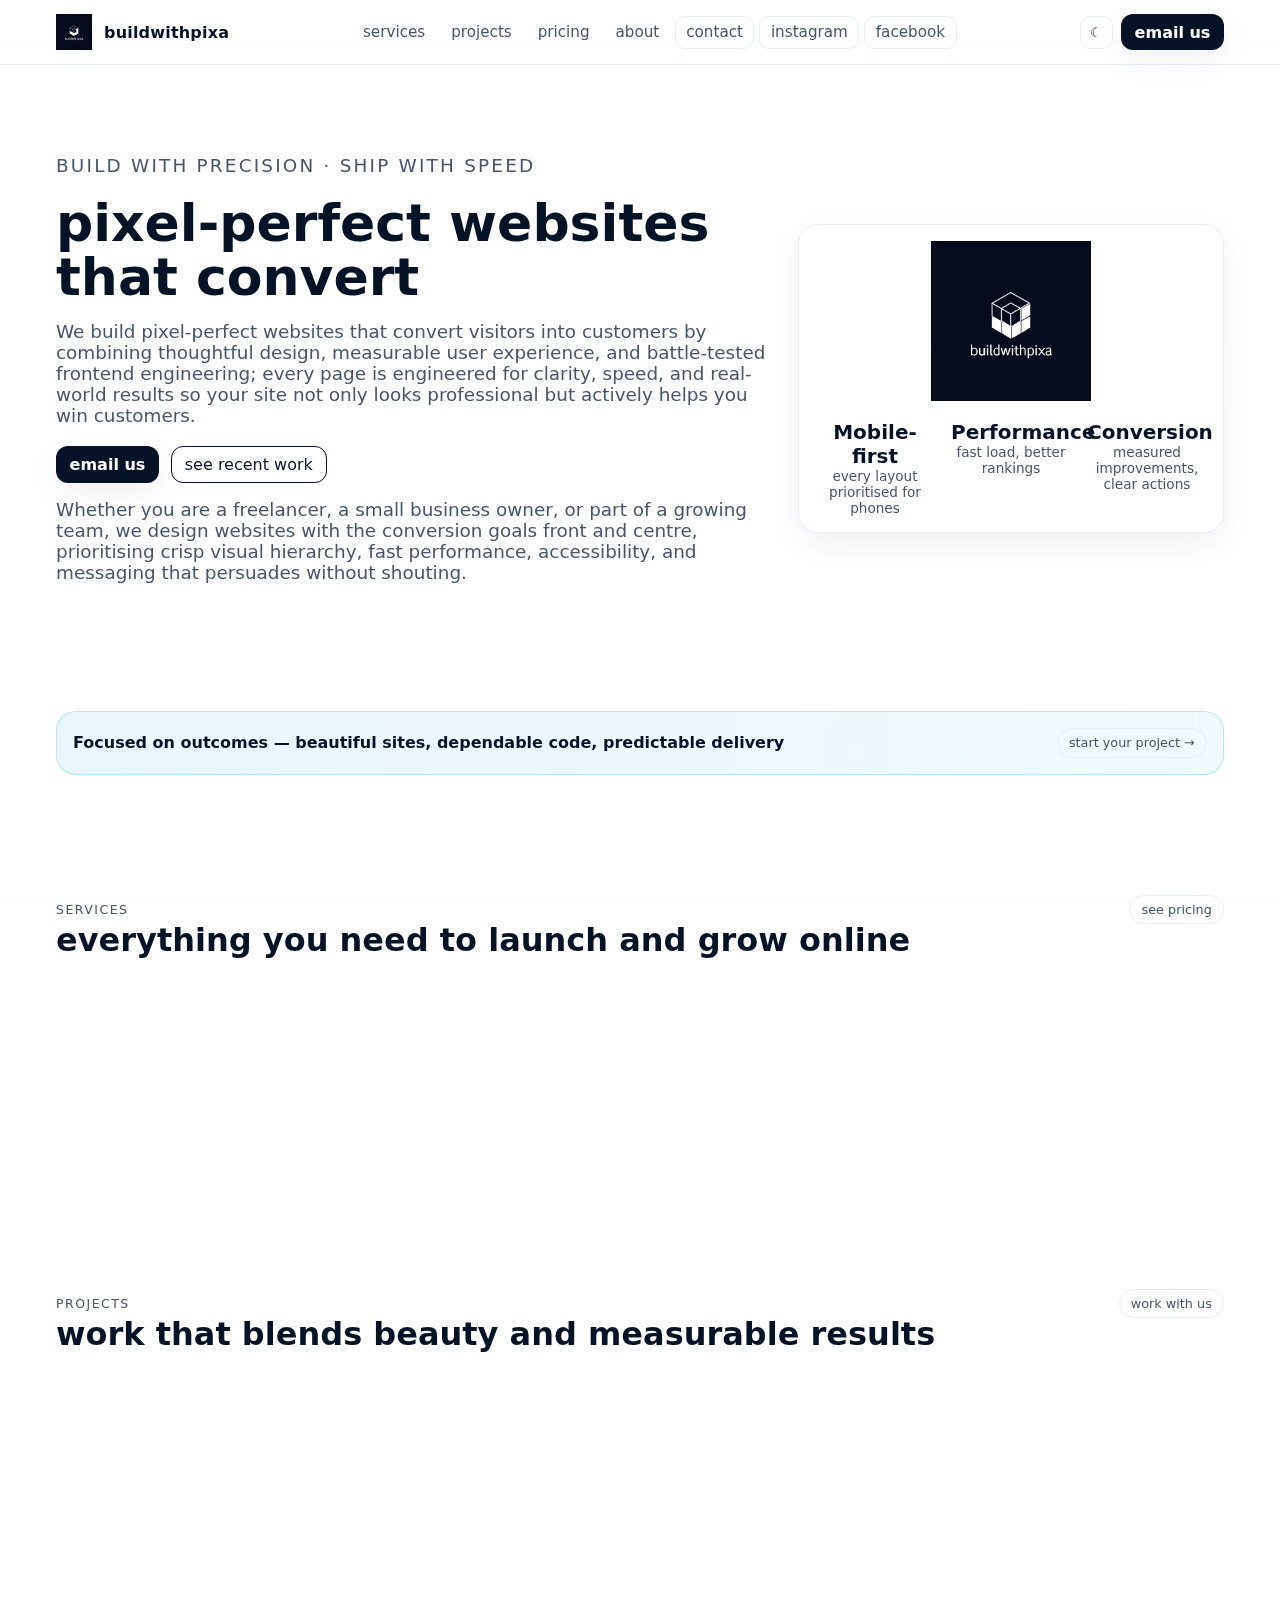
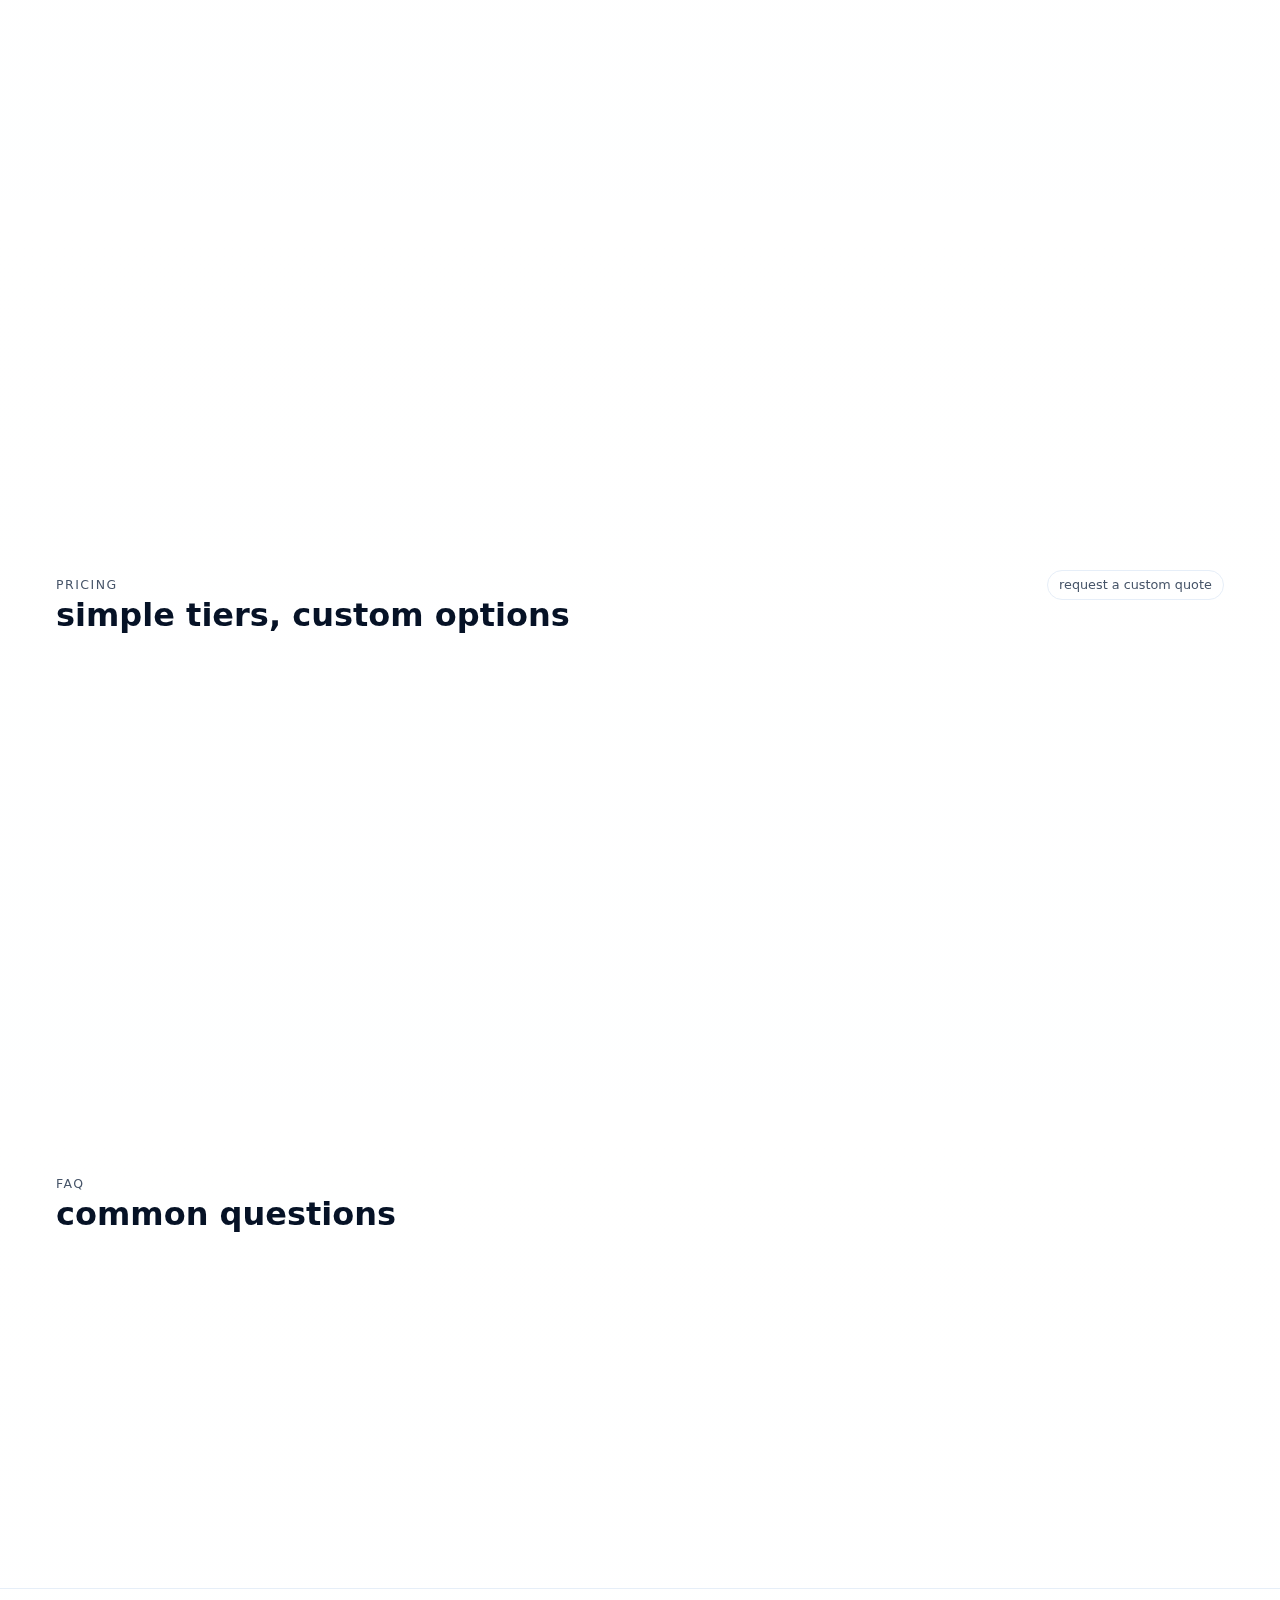
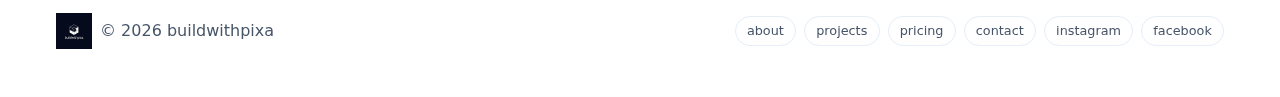
<file: index.html>
<!doctype html>
<html lang="en">
<head>
  <meta charset="utf-8" />
  <meta name="viewport" content="width=device-width, initial-scale=1" />
  <title>BuildWithPixa — pixel-perfect websites that convert</title>
  <meta name="description" content="BuildWithPixa designs and builds fast, modern, mobile-first websites that convert visitors into customers." />
  <meta name="theme-color" content="#ffffff" />
  <link rel="icon" type="image/png" href="/favicon.png">

  <!-- Open Graph -->
  <meta property="og:title" content="BuildWithPixa — pixel-perfect websites that convert" />
  <meta property="og:description" content="Fast, modern, mobile-first websites with elegant design and clean code." />
  <meta property="og:type" content="website" />
  <meta property="og:url" content="https://buildwithpixa.com/" />
  <meta property="og:image" content="/og-image.png" />

  <style>
    :root{
      /* Light theme (default) */
      --bg:#ffffff;
      --panel:#ffffff;
      --ink:#061226;        /* deep ink for dark-on-light */
      --muted:#475569;
      --line:#e6eef8;
      --accent:#0ea5e9;
      --accent-ink:#023047;
      --shadow: 0 10px 30px rgba(2, 12, 27, 0.06);
      --radius: 14px;
      --radius-lg: 20px;
      --maxw:1200px;
      --glass: rgba(255,255,255,0.6);
    }

    [data-theme="dark"]{
      --bg:#061322;
      --panel:#071022;
      --ink:#eef6ff;
      --muted:#9fb2c8;
      --line: rgba(255,255,255,0.06);
      --accent:#56ccf2;
      --accent-ink:#022b3a;
      --shadow: 0 10px 30px rgba(0,0,0,0.45);
      --glass: rgba(8,12,18,0.5);
    }

    html,body{height:100%}
    *{box-sizing:border-box}
    body{
      margin:0;
      font-family: Inter, ui-sans-serif, system-ui, -apple-system, "Segoe UI", Roboto, "Helvetica Neue", Arial, "Noto Sans", sans-serif;
      color:var(--ink);
      background: linear-gradient(180deg, var(--bg), color-mix(in srgb, var(--bg) 90%, #f7fbff 10%));
      -webkit-font-smoothing:antialiased;
      text-rendering:optimizeLegibility;
      -webkit-tap-highlight-color: transparent;
    }

    a{ color:inherit; text-decoration:none }
    img{ max-width:100%; display:block; height:auto }

    .container{ width:100%; max-width:var(--maxw); margin-inline:auto; padding: 0 1rem }
    header{
      position:sticky; top:0; z-index:60; backdrop-filter:saturate(140%) blur(6px);
      background: linear-gradient(180deg, color-mix(in srgb, var(--panel) 82%, transparent), rgba(255,255,255,0));
      border-bottom:1px solid var(--line);
    }
    .nav{ display:flex; align-items:center; justify-content:space-between; gap:.75rem; height:64px }
    .brand{ display:flex; align-items:center; gap:.75rem }
    .brand .wordmark{ font-weight:700; letter-spacing:.2px; text-transform:lowercase; font-size:1rem; color:var(--ink) }

    .logo{ width:36px; height:36px; object-fit:contain }
    .spacer{ flex:1 }
    nav.primary a{ font-size:.95rem; color:var(--muted); padding:.4rem .65rem; border-radius:10px }
    nav.primary a:hover{ color:var(--ink); background: color-mix(in srgb, var(--panel) 94%, var(--accent) 6%) }
    .cta{ background:var(--ink); color:white; padding:.56rem .85rem; border-radius:12px; box-shadow: var(--shadow); font-weight:600 }
    .cta:hover{ transform:translateY(-1px); filter:brightness(.98) }

    .menu-btn{ display:none; border:1px solid var(--line); padding:.55rem .7rem; border-radius:12px; background:var(--panel) }
    .theme-toggle{ border:1px solid var(--line); background:var(--panel); padding:.5rem .6rem; border-radius:10px; display:inline-flex; align-items:center; gap:.5rem }

    .menu-panel{ position:fixed; inset:0 0 auto 0; top:64px; background:var(--panel); border-top:1px solid var(--line); transform:translateY(-8px); opacity:0; pointer-events:none; transition:.25s ease; }
    .menu-panel.open{ transform:none; opacity:1; pointer-events:auto }
    .menu-links{ display:grid; gap:.25rem; padding: .75rem 1rem 1rem }
    .menu-links a{ padding:.9rem 1rem; border-radius:12px; background:transparent; color:var(--muted) }
    .menu-links a:hover{ background: color-mix(in srgb, var(--accent) 8%, transparent); color:var(--ink) }

    /* Hero */
    .hero{ padding: clamp(2.75rem, 7vw, 6.5rem) 0 3rem }
    .hero-grid{ display:grid; gap:2rem; align-items:center }
    .hero h1{ font-size: clamp(2rem, 4.5vw, 3.25rem); line-height:1.05; margin:0 0 1rem 0 }
    .hero p{ font-size: clamp(1rem, 2vw, 1.15rem); color:var(--muted); margin:0 0 1.25rem 0; max-width:70ch }
    .hero-cta{ display:flex; gap:.75rem; flex-wrap:wrap }
    .btn-outline{ border:1.5px solid var(--ink); color:var(--ink); background:transparent; padding:.5rem .8rem; border-radius:12px }
    .btn-outline:hover{ background:var(--ink); color:#fff }

    .hero-card{ background:var(--panel); border:1px solid var(--line); border-radius: var(--radius-lg); padding:1rem; box-shadow: var(--shadow) }
    .stats{ display:grid; grid-template-columns: repeat(3, minmax(0, 1fr)); gap:.5rem; text-align:center }
    .stat h3{ margin:.15rem 0 0 0; font-size:1.25rem }
    .stat p{ margin:0; color:var(--muted); font-size:.85rem }

    /* Sections */
    section{ padding: clamp(2rem, 6vw, 3.75rem) 0 }
    .section-head{ display:flex; align-items:baseline; justify-content:space-between; gap:1rem; margin-bottom:1.25rem }
    .eyebrow{ letter-spacing:.12em; text-transform:uppercase; color:var(--muted); font-size:.78rem }
    h2{ font-size: clamp(1.4rem, 3vw, 2rem); margin:.25rem 0 0 0 }
    .grid{ display:grid; gap:1rem }

    /* Services */
    .service{ background:var(--panel); border:1px solid var(--line); padding:1rem; border-radius:var(--radius); box-shadow:var(--shadow); position:relative; overflow:hidden }
    .service .tag{ position:absolute; top:.75rem; right:.75rem; font-size:.72rem; padding:.25rem .45rem; border-radius:999px; background: color-mix(in srgb, var(--accent) 12%, transparent); color:var(--accent-ink); border:1px solid color-mix(in srgb, var(--accent) 18%, transparent) }
    .service h3{ margin:.25rem 0 .35rem 0; font-size:1.1rem }
    .service p{ margin:0; color:var(--muted); font-size:.95rem }

    /* Portfolio */
    .cards{ display:grid; grid-template-columns: repeat(auto-fit, minmax(240px, 1fr)); gap:1rem }
    .card{ background:var(--panel); border:1px solid var(--line); border-radius:var(--radius); overflow:hidden; box-shadow:var(--shadow); display:flex; flex-direction:column }
    .thumb{ aspect-ratio:16/10; background:linear-gradient(135deg, color-mix(in srgb, var(--panel) 96%, #eaf6ff), color-mix(in srgb, var(--panel) 92%, #f3faff)); display:flex; align-items:center; justify-content:center; color:var(--muted); font-weight:600 }
    .card .body{ padding: .85rem 1rem; }
    .card .title{ font-weight:600 }
    .card .meta{ color:var(--muted); font-size:.9rem }

    /* Testimonials */
    .testi{ background:var(--panel); border:1px solid var(--line); padding:1rem; border-radius:var(--radius); box-shadow:var(--shadow) }
    .quote{ font-size:1rem; color:var(--ink) }
    .who{ color:var(--muted); font-size:.9rem; margin-top:.25rem }

    /* CTA strip */
    .cta-strip{ background:linear-gradient(90deg, color-mix(in srgb, var(--accent) 9%, transparent), color-mix(in srgb, var(--accent) 6%, transparent)); border:1px solid color-mix(in srgb, var(--accent) 24%, transparent); border-radius:var(--radius-lg); padding:1rem; display:flex; flex-wrap:wrap; gap:.75rem; align-items:center; justify-content:space-between }

    /* Footer */
    footer{ border-top:1px solid var(--line); padding:1.5rem 0 3rem; color:var(--muted) }

    /* Utilities */
    .hide-sm{ display:none }
    .pill{ padding:.4rem .7rem; border:1px solid var(--line); border-radius:999px; color:var(--muted); font-size:.8rem; background:transparent }
    .reveal{ opacity:0; transform: translateY(8px); transition: .6s ease }
    .reveal.visible{ opacity:1; transform:none }

    /* Responsive */
    @media (min-width: 768px){
      .menu-btn{ display:none }
      .hide-sm{ display:initial }
      .hero-grid{ grid-template-columns: 1.25fr .75fr }
      .grid.cols-3{ grid-template-columns: repeat(3, minmax(0, 1fr)) }
      .grid.cols-2{ grid-template-columns: repeat(2, minmax(0, 1fr)) }
      .stats{ gap:1rem }
    }
    @media (max-width: 767px){
      .menu-btn{ display:inline-flex; align-items:center; justify-content:center }
      nav.primary{ display:none }
      .brand .wordmark{ display:none } /* save space on mobile */
    }

    /* Reduced motion */
    @media (prefers-reduced-motion: reduce){
      .reveal{ transition:none }
      .spin-slow{ animation:none }
    }
  </style>
</head>
<body>
  <header>
    <div class="container nav" role="navigation" aria-label="Primary">
      <a href="/" class="brand" aria-label="BuildWithPixa home">
        <img id="logo" class="logo" src="/logo-dark.png" alt="buildwithpixa logo">
        <span class="wordmark">buildwithpixa</span>
      </a>

      <nav class="primary hide-sm" aria-label="primary links">
        <a href="#services">services</a>
        <a href="#projects">projects</a>
        <a href="#pricing">pricing</a>
        <a href="#about">about</a>
        <a href="#contact" class="pill">contact</a>
        <a href="https://instagram.com/buildwithpixa" class="pill" target="_blank" rel="noopener">instagram</a>
        <a href="https://facebook.com/buildwithpixa" class="pill" target="_blank" rel="noopener">facebook</a>
      </nav>

      <div style="display:flex; gap:.5rem; align-items:center">
        <button class="theme-toggle" id="themeToggle" aria-label="Toggle dark mode" title="Toggle dark mode">☾</button>
        <a class="cta" href="mailto:buildwithpixa@gmail.com">email us</a>
        <button class="menu-btn" id="menuBtn" aria-controls="mobileMenu" aria-expanded="false" aria-label="Open menu">☰</button>
      </div>
    </div>

    <div class="menu-panel" id="mobileMenu" role="dialog" aria-modal="true" aria-label="Mobile menu">
      <div class="menu-links container">
        <a href="#services">services</a>
        <a href="#projects">projects</a>
        <a href="#pricing">pricing</a>
        <a href="#about">about</a>
        <a href="#contact" class="cta" style="text-align:center">email us</a>
        <div style="display:flex; gap:.5rem; justify-content:center">
          <a href="https://instagram.com/buildwithpixa" class="pill" target="_blank" rel="noopener">instagram</a>
          <a href="https://facebook.com/buildwithpixa" class="pill" target="_blank" rel="noopener">facebook</a>
        </div>
      </div>
    </div>
  </header>

  <!-- Hero -->
  <section class="hero">
    <div class="container hero-grid">
      <div>
        <p class="eyebrow reveal">build with precision · ship with speed</p>
        <h1 class="reveal">pixel-perfect websites that convert</h1>
        <p class="reveal">
          We build pixel-perfect websites that convert visitors into customers by combining thoughtful design, measurable user experience, and battle-tested frontend engineering; every page is engineered for clarity, speed, and real-world results so your site not only looks professional but actively helps you win customers.
        </p>
        <div class="hero-cta reveal" role="group" aria-label="Primary actions">
          <a class="cta" href="mailto:buildwithpixa@gmail.com">email us</a>
          <a class="btn-outline" href="#projects">see recent work</a>
        </div>
        <p style="margin-top:1rem; color:var(--muted); max-width:70ch" class="reveal">
          Whether you are a freelancer, a small business owner, or part of a growing team, we design websites with the conversion goals front and centre, prioritising crisp visual hierarchy, fast performance, accessibility, and messaging that persuades without shouting.
        </p>
      </div>

      <div>
        <div class="hero-card reveal" aria-hidden="true">
          <img src="/logo-dark.png" alt="buildwithpixa mark" style="width:160px; display:block; margin:0 auto 1rem auto">
          <div class="stats" aria-label="Key metrics">
            <div class="stat">
              <h3>Mobile-first</h3><p>every layout prioritised for phones</p>
            </div>
            <div class="stat">
              <h3>Performance</h3><p>fast load, better rankings</p>
            </div>
            <div class="stat">
              <h3>Conversion</h3><p>measured improvements, clear actions</p>
            </div>
          </div>
        </div>
      </div>
    </div>
  </section>

  <!-- Quick pitch -->
  <section>
    <div class="container reveal">
      <div class="cta-strip">
        <div style="font-weight:600">Focused on outcomes — beautiful sites, dependable code, predictable delivery</div>
        <a href="mailto:buildwithpixa@gmail.com" class="pill">start your project →</a>
      </div>
    </div>
  </section>

  <!-- Services -->
  <section id="services">
    <div class="container">
      <div class="section-head">
        <div>
          <div class="eyebrow">services</div>
          <h2>everything you need to launch and grow online</h2>
        </div>
        <a class="pill" href="#pricing">see pricing</a>
      </div>

      <div class="grid cols-3">
        <article class="service reveal">
          <span class="tag">popular</span>
          <h3>custom web development</h3>
          <p>
            We create fast, maintainable websites tailored to your goals, using semantic HTML, accessible patterns, and modern build tools so pages are easy to update and continue to perform long after launch; this service is ideal for businesses that want reliability, speed, and a site that converts.
          </p>
        </article>

        <article class="service reveal">
          <h3>branding & UI design</h3>
          <p>
            Clean visual systems and thoughtful UX help your products look trusted and professional; we craft typography, color, and component libraries that match your voice, reducing friction for users and increasing the chance that visitors become customers.
          </p>
        </article>

        <article class="service reveal">
          <h3>SEO & performance</h3>
          <p>
            From technical SEO to Lighthouse improvements, we optimise structure, metadata, and loading strategies so search engines can find you and visitors stay longer, which in turn improves lead generation and revenue potential for small businesses and freelancers alike.
          </p>
        </article>
      </div>
    </div>
  </section>

  <!-- Projects -->
  <section id="projects">
    <div class="container">
      <div class="section-head">
        <div>
          <div class="eyebrow">projects</div>
          <h2>work that blends beauty and measurable results</h2>
        </div>
        <a class="pill" href="#contact">work with us</a>
      </div>

      <div class="cards">
        <article class="card reveal">
          <div class="thumb" role="img" aria-label="Ecommerce redesign screenshot placeholder">ecommerce redesign (placeholder)</div>
          <div class="body">
            <div class="title">ecommerce redesign</div>
            <div class="meta">Conversion uplift, checkout clarity, performance tuning</div>
            <p style="margin-top:.6rem; color:var(--muted); font-size:.92rem">
              Redesigned product pages, simplified checkout flow, and asset optimisation that resulted in measurable conversion improvements without additional ad spend.
            </p>
          </div>
        </article>

        <article class="card reveal">
          <div class="thumb" role="img" aria-label="Portfolio revamp placeholder">portfolio revamp (placeholder)</div>
          <div class="body">
            <div class="title">portfolio revamp</div>
            <div class="meta">fast, semantic, accessible</div>
            <p style="margin-top:.6rem; color:var(--muted); font-size:.92rem">
              A clean, image-forward portfolio that puts case studies first and clarifies service offerings for prospective clients, helping freelancers present their best work.
            </p>
          </div>
        </article>

        <article class="card reveal">
          <div class="thumb" role="img" aria-label="Startup landing placeholder">startup landing (placeholder)</div>
          <div class="body">
            <div class="title">startup landing</div>
            <div class="meta">under 1s TTI · clear messaging</div>
            <p style="margin-top:.6rem; color:var(--muted); font-size:.92rem">
              Focused landing pages with clear calls to action and performance budgets that keep bounce rates low while increasing qualified leads.
            </p>
          </div>
        </article>
      </div>
    </div>
  </section>

  <!-- Testimonials -->
  <section>
    <div class="container grid cols-3">
      <div class="testi reveal">
        <div class="quote">“The new site loads faster, looks cleaner, and the onboarding flow now converts at a much higher rate than before; the team delivered on time and explained everything clearly.”</div>
        <div class="who">— Emma, founder (ecommerce brand)</div>
      </div>

      <div class="testi reveal">
        <div class="quote">“From brief to launch in two weeks; the interface is elegant, the admin is simple, and customers complimented the new design immediately.”</div>
        <div class="who">— Marcus, creative director</div>
      </div>

      <div class="testi reveal">
        <div class="quote">“We doubled our leads within a month thanks to clearer messaging and faster pages — highly recommended for small teams who need impact quickly.”</div>
        <div class="who">— Priya, agency partner</div>
      </div>
    </div>
  </section>

  <!-- Pricing -->
  <section id="pricing">
    <div class="container">
      <div class="section-head">
        <div>
          <div class="eyebrow">pricing</div>
          <h2>simple tiers, custom options</h2>
        </div>
        <a class="pill" href="mailto:buildwithpixa@gmail.com">request a custom quote</a>
      </div>

      <div class="grid cols-3">
        <div class="service reveal">
          <span class="tag">starter</span>
          <h3>launch</h3>
          <p>Single page or landing package designed to validate ideas quickly with a tight performance and conversion focus for lean budgets.</p>
        </div>
        <div class="service reveal">
          <span class="tag">pro</span>
          <h3>growth</h3>
          <p>Multi-page website with content structure, on-page SEO, and performance tuning to support business growth and better search visibility.</p>
        </div>
        <div class="service reveal">
          <span class="tag">enterprise</span>
          <h3>custom</h3>
          <p>Full feature scope with integrations, advanced analytics, and bespoke engineering for teams that need complex functionality and reliability.</p>
        </div>
      </div>
    </div>
  </section>

  <!-- About -->
  <section id="about">
    <div class="container reveal">
      <div class="eyebrow">about</div>
      <h2>we love clean code and practical design</h2>
      <p>
        BuildWithPixa is a small, focused team that partners with businesses and freelancers to ship websites that do work for them; we care deeply about performance, accessibility, and copy that actually converts, and we make technical decisions that keep maintenance costs low while delivering measurable results.
      </p>
    </div>
  </section>

  <!-- FAQ -->
  <section aria-labelledby="faqHeading">
    <div class="container">
      <div class="section-head">
        <div>
          <div class="eyebrow">faq</div>
          <h2 id="faqHeading">common questions</h2>
        </div>
      </div>

      <div style="display:grid; gap:.75rem">
        <details class="reveal"><summary style="font-weight:600; cursor:pointer">How do I start a project?</summary>
          <div style="margin-top:.5rem; color:var(--muted)">Email us at <a href="mailto:buildwithpixa@gmail.com">buildwithpixa@gmail.com</a> with a short brief and links to examples you like; we’ll reply with next steps and a clear estimate.</div>
        </details>

        <details class="reveal"><summary style="font-weight:600; cursor:pointer">Do you offer revisions?</summary>
          <div style="margin-top:.5rem; color:var(--muted)">Yes — each package includes a revision window so you can refine copy, visuals, and interactions until the outcome matches your business goals.</div>
        </details>

        <details class="reveal"><summary style="font-weight:600; cursor:pointer">Will my site be easy to update?</summary>
          <div style="margin-top:.5rem; color:var(--muted)">Absolutely — we use clear content structures and hand over a concise guide so you can update content without needing to touch code.</div>
        </details>
      </div>
    </div>
  </section>

  <!-- Contact CTA -->
  <section id="contact">
    <div class="container">
      <div class="cta-strip reveal">
        <div>
          <div style="font-weight:700; font-size:1.15rem">have a project in mind?</div>
          <div style="color:var(--muted)">Tell us about the problem you're solving and we'll suggest the simplest path to results.</div>
        </div>
        <div style="display:flex; gap:.5rem; flex-wrap:wrap">
          <a class="cta" href="mailto:buildwithpixa@gmail.com">email buildwithpixa@gmail.com</a>
        </div>
      </div>
    </div>
  </section>

  <!-- Footer -->
  <footer>
    <div class="container" style="display:flex; gap:1rem; justify-content:space-between; align-items:center; flex-wrap:wrap">
      <div style="display:flex; align-items:center; gap:.5rem">
        <img id="footerLogo" class="logo" src="/logo-dark.png" alt="buildwithpixa logo" style="width:36px; height:36px">
        <span>© <span id="y"></span> buildwithpixa</span>
      </div>

      <div style="display:flex; gap:.5rem; align-items:center">
        <a class="pill" href="#about">about</a>
        <a class="pill" href="#projects">projects</a>
        <a class="pill" href="#pricing">pricing</a>
        <a class="pill" href="#contact">contact</a>
        <a class="pill" href="https://instagram.com/buildwithpixa" target="_blank" rel="noopener">instagram</a>
        <a class="pill" href="https://facebook.com/buildwithpixa" target="_blank" rel="noopener">facebook</a>
      </div>
    </div>
  </footer>

  <script>
    // Mobile menu toggle
    const menuBtn = document.getElementById('menuBtn');
    const mobileMenu = document.getElementById('mobileMenu');
    if (menuBtn && mobileMenu) {
      menuBtn.addEventListener('click', () => {
        const open = mobileMenu.classList.toggle('open');
        menuBtn.setAttribute('aria-expanded', open);
      });
    }

    // Reveal on scroll
    const reveals = document.querySelectorAll('.reveal');
    if ('IntersectionObserver' in window) {
      const observer = new IntersectionObserver(entries=>{
        entries.forEach(entry=>{
          if(entry.isIntersecting) entry.target.classList.add('visible');
        });
      },{ threshold:.12 });
      reveals.forEach(r=>observer.observe(r));
    } else {
      reveals.forEach(r=>r.classList.add('visible'));
    }

    // Current year
    const y = document.getElementById('y');
    if (y) y.textContent = new Date().getFullYear();

    // Theme toggle + logo swap
    const themeToggle = document.getElementById('themeToggle');
    const root = document.documentElement;
    const logo = document.getElementById('logo');
    const footerLogo = document.getElementById('footerLogo');

    // prefer saved theme, else prefer user preference, else default to light
    const savedTheme = localStorage.getItem('bwp-theme');
    const prefersDark = window.matchMedia && window.matchMedia('(prefers-color-scheme: dark)').matches;
    const initialTheme = savedTheme || (prefersDark ? 'dark' : 'light');

    function applyTheme(theme) {
      if (theme === 'dark') {
        document.documentElement.setAttribute('data-theme', 'dark');
        themeToggle.textContent = '☀';
        if (logo) logo.src = '/logo-white.png';
        if (footerLogo) footerLogo.src = '/logo-white.png';
      } else {
        document.documentElement.removeAttribute('data-theme');
        themeToggle.textContent = '☾';
        if (logo) logo.src = '/logo-dark.png';
        if (footerLogo) footerLogo.src = '/logo-dark.png';
      }
    }

    applyTheme(initialTheme);

    if (themeToggle) {
      themeToggle.addEventListener('click', () => {
        const current = document.documentElement.getAttribute('data-theme') === 'dark' ? 'dark' : 'light';
        const next = current === 'dark' ? 'light' : 'dark';
        applyTheme(next);
        localStorage.setItem('bwp-theme', next);
      });
    }

    // Accessibility: focus outline removal for mouse users only
    function handleFirstTab(e) {
      if (e.key === 'Tab') {
        document.body.classList.remove('no-focus-outline');
        window.removeEventListener('keydown', handleFirstTab);
      }
    }
    window.addEventListener('keydown', handleFirstTab);
    document.body.classList.add('no-focus-outline');
  </script>
</body>
</html>
</file>
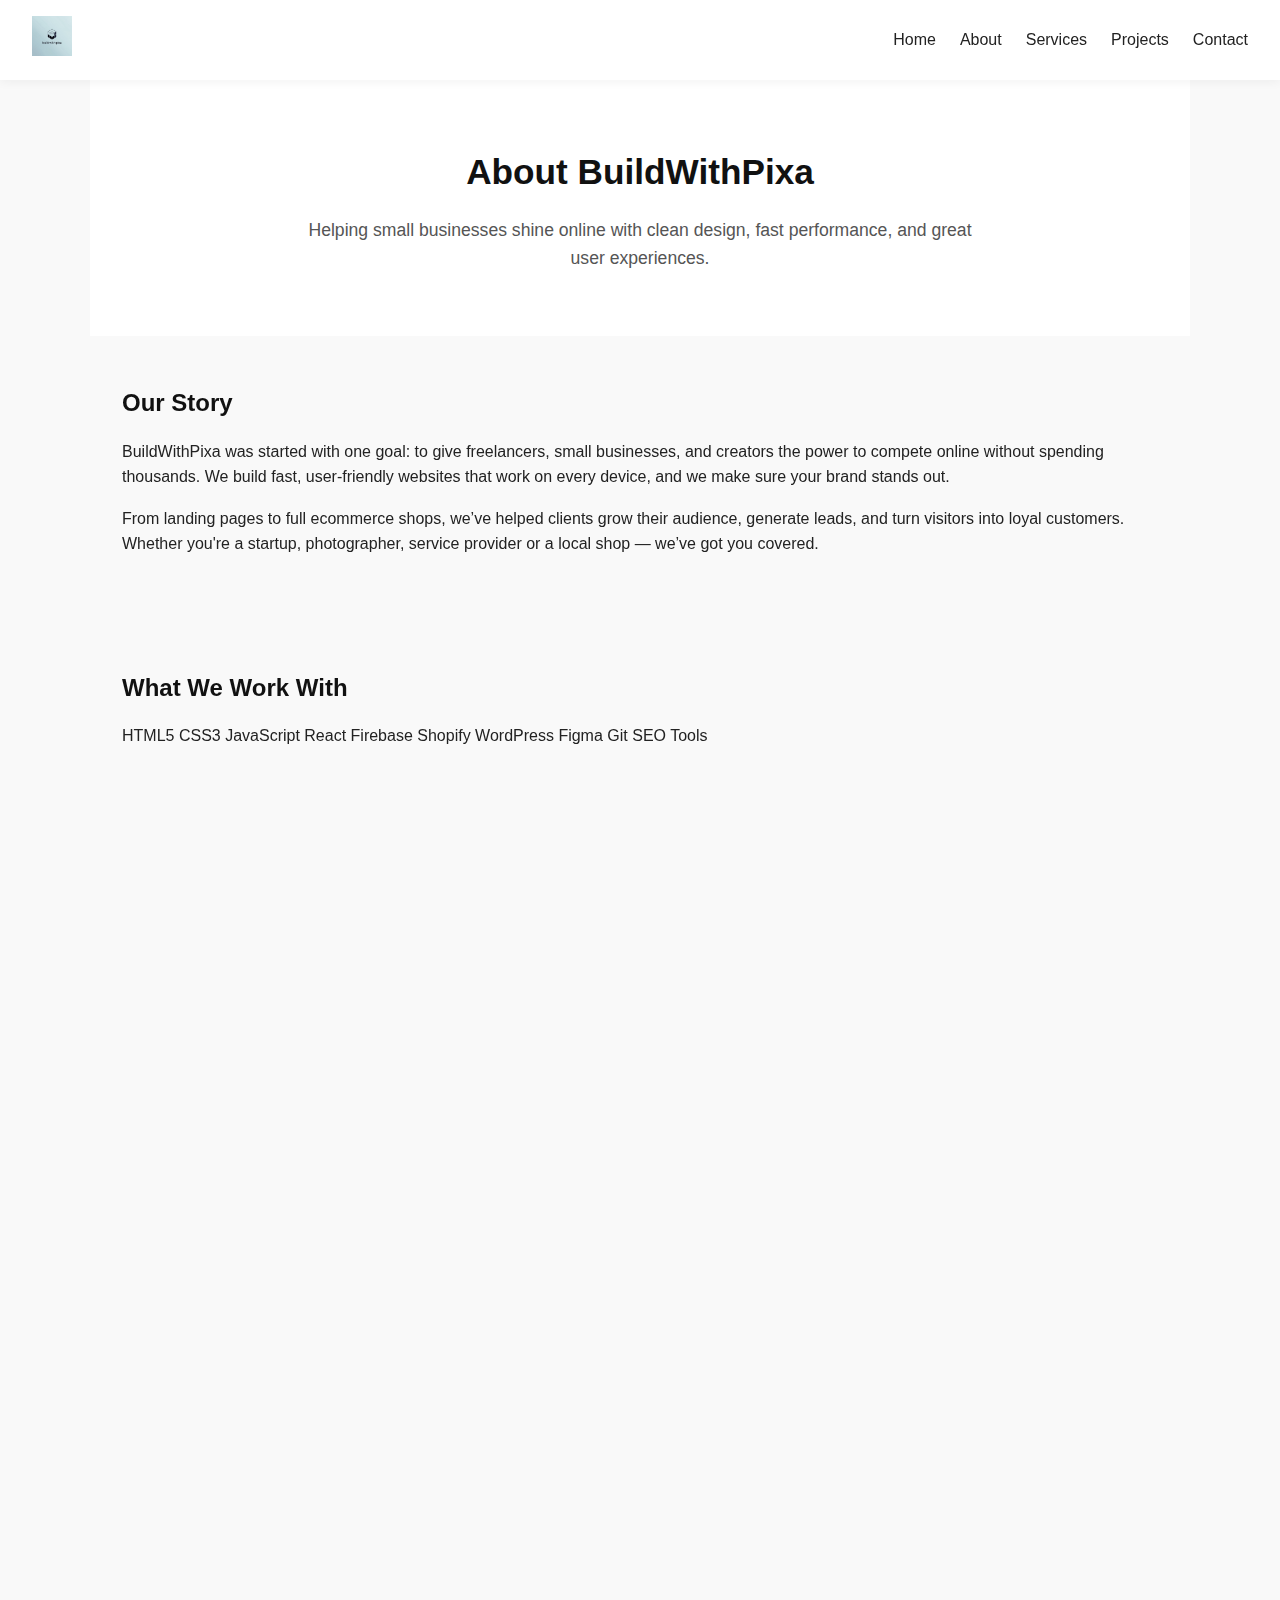
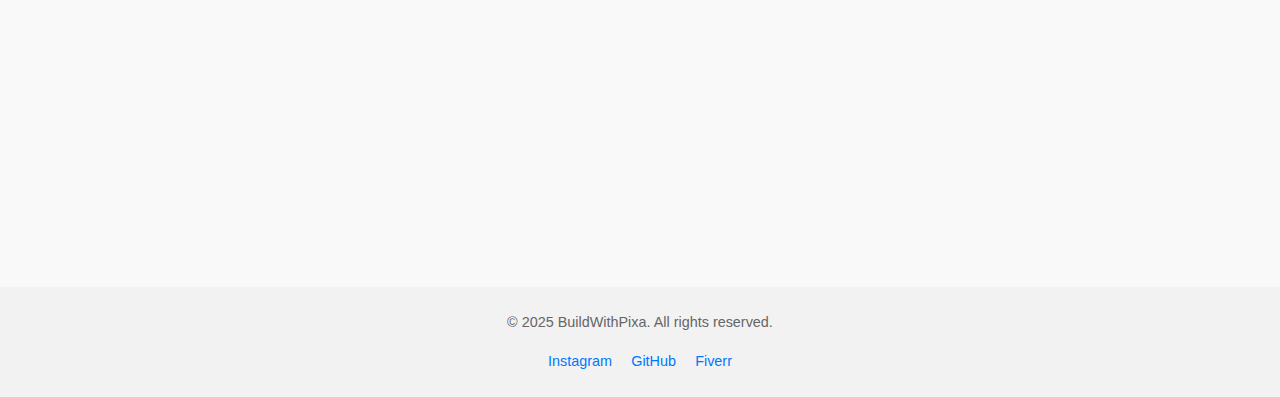
<file: about.html>
<!DOCTYPE html>
<html lang="en">
<head>
  <meta charset="UTF-8" />
  <meta name="viewport" content="width=device-width, initial-scale=1.0" />
  <title>About | BuildWithPixa</title>
  <link rel="stylesheet" href="style.css" />
  <link href="https://unpkg.com/aos@2.3.4/dist/aos.css" rel="stylesheet" />
</head>
<body>

<!-- Header -->
<header>
  <div class="header-inner">
    <a href="/index.html" class="logo">
      <img src="/logo.jpg" alt="BuildWithPixa Logo" class="logo-img" />
    </a>
    <div class="hamburger" onclick="toggleMenu()">
      <span></span>
      <span></span>
      <span></span>
    </div>
  </div>
  <nav>
    <ul class="nav-links">
      <li><a href="/index.html">Home</a></li>
      <li><a href="/about.html">About</a></li>
      <li><a href="/services.html">Services</a></li>
      <li><a href="/projects.html">Projects</a></li>
      <li><a href="/contact.html">Contact</a></li>
    </ul>
  </nav>
</header>




  <!-- Hero -->
  <section class="hero" data-aos="fade-up">
    <h1>About BuildWithPixa</h1>
    <p>Helping small businesses shine online with clean design, fast performance, and great user experiences.</p>
  </section>

  <!-- Our Story -->
  <section class="services" data-aos="fade-up">
    <h2>Our Story</h2>
    <p>
      BuildWithPixa was started with one goal: to give freelancers, small businesses, and creators the power to compete online without spending thousands. We build fast, user-friendly websites that work on every device, and we make sure your brand stands out.
    </p>
    <p>
      From landing pages to full ecommerce shops, we’ve helped clients grow their audience, generate leads, and turn visitors into loyal customers. Whether you're a startup, photographer, service provider or a local shop — we’ve got you covered.
    </p>
  </section>

  <!-- Skills / Tech Stack -->
  <section class="services" data-aos="fade-up">
    <h2>What We Work With</h2>
    <div class="tech-icons">
      <span>HTML5</span>
      <span>CSS3</span>
      <span>JavaScript</span>
      <span>React</span>
      <span>Firebase</span>
      <span>Shopify</span>
      <span>WordPress</span>
      <span>Figma</span>
      <span>Git</span>
      <span>SEO Tools</span>
    </div>
  </section>

  <!-- Meet the Creator -->
  <section class="services" data-aos="fade-up">
    <h2>Meet the Creator</h2>
    <div class="card" style="max-width: 700px; margin: 0 auto;">
      <h3>👋 Hi, I'm Brodie</h3>
      <p>I’m the person behind BuildWithPixa — a passionate web developer from the UK. I’ve been building websites since I was a teen, and now I help businesses like yours look professional online without the stress or huge price tag.</p>
      <p>I believe websites should be clean, fast, mobile-friendly, and actually help your business grow. I use tools like React, Firebase, and Shopify to build sites that not only look great, but work great too.</p>
    </div>
  </section>

  <!-- Core Values (Expandable Accordion) -->
  <section class="faq" data-aos="fade-up">
    <h2>Our Values</h2>
    <div class="accordion-container">

      <div class="accordion-item">
        <button class="accordion-toggle">🎯 Simplicity First</button>
        <div class="accordion-content">
          <p>We don’t overcomplicate things. Every website is built with clarity, performance and ease of use in mind.</p>
        </div>
      </div>

      <div class="accordion-item">
        <button class="accordion-toggle">⚡ Speed & Performance</button>
        <div class="accordion-content">
          <p>We optimize everything — from images to loading speed — to make sure your site loads fast and ranks well on Google.</p>
        </div>
      </div>

      <div class="accordion-item">
        <button class="accordion-toggle">🤝 Communication</button>
        <div class="accordion-content">
          <p>You’ll always know what’s happening. We keep in touch during the build and explain things clearly without jargon.</p>
        </div>
      </div>

      <div class="accordion-item">
        <button class="accordion-toggle">📈 Value Over Flash</button>
        <div class="accordion-content">
          <p>We're focused on function and results — not just fancy animations. Your site is built to bring real business value.</p>
        </div>
      </div>

    </div>
  </section>

  <!-- CTA Section -->
  <section class="contact" data-aos="fade-up">
    <h2>Want to Work Together?</h2>
    <p>Whether you have a full plan or just an idea, we’ll help turn it into a powerful, professional website.</p>
    <a href="contact.html" class="btn">Start Your Project</a>
  </section>

  <!-- Footer -->
  <footer>
    <p>&copy; 2025 BuildWithPixa. All rights reserved.</p>
    <div class="socials">
      <a href="https://instagram.com/buildwithpixa" target="_blank">Instagram</a>
      <a href="#">GitHub</a>
      <a href="#">Fiverr</a>
    </div>
  </footer>

  <!-- Scripts -->
  <script src="https://unpkg.com/aos@2.3.4/dist/aos.js"></script>
  <script>
    AOS.init({ duration: 800, once: true });

    // Accordion toggle
    const toggles = document.querySelectorAll('.accordion-toggle');
    toggles.forEach(toggle => {
      toggle.addEventListener('click', () => {
        toggle.parentElement.classList.toggle('open');
      });
    });
  </script>

  <script>
  function toggleMenu() {
    document.querySelector('.nav-links').classList.toggle('open');
  }

  // Close menu on page load (reset menu)
  window.addEventListener('DOMContentLoaded', () => {
    document.querySelector('.nav-links')?.classList.remove('open');
  });

  // Optional: auto-close menu when clicking nav links (mobile)
  document.querySelectorAll('.nav-links a').forEach(link => {
    link.addEventListener('click', () => {
      document.querySelector('.nav-links')?.classList.remove('open');
    });
  });
</script>


</body>
</html>
</file>
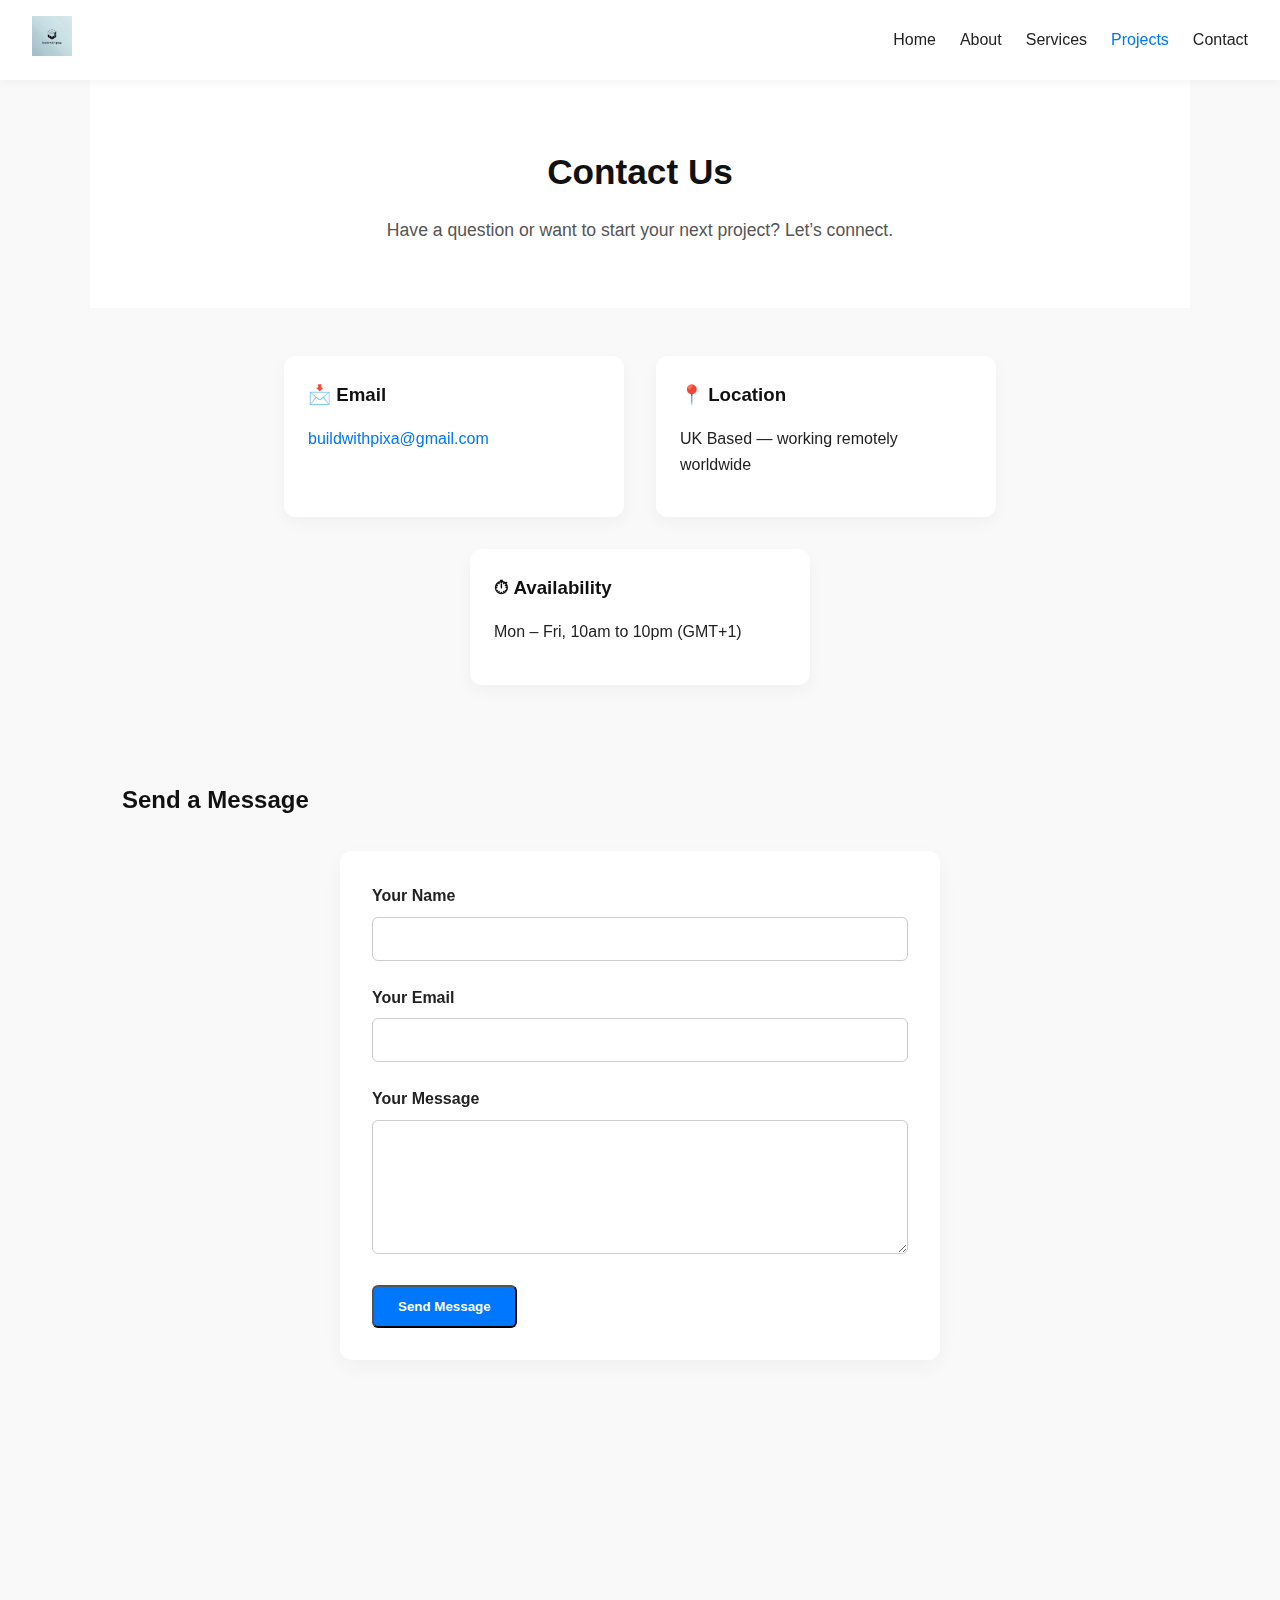
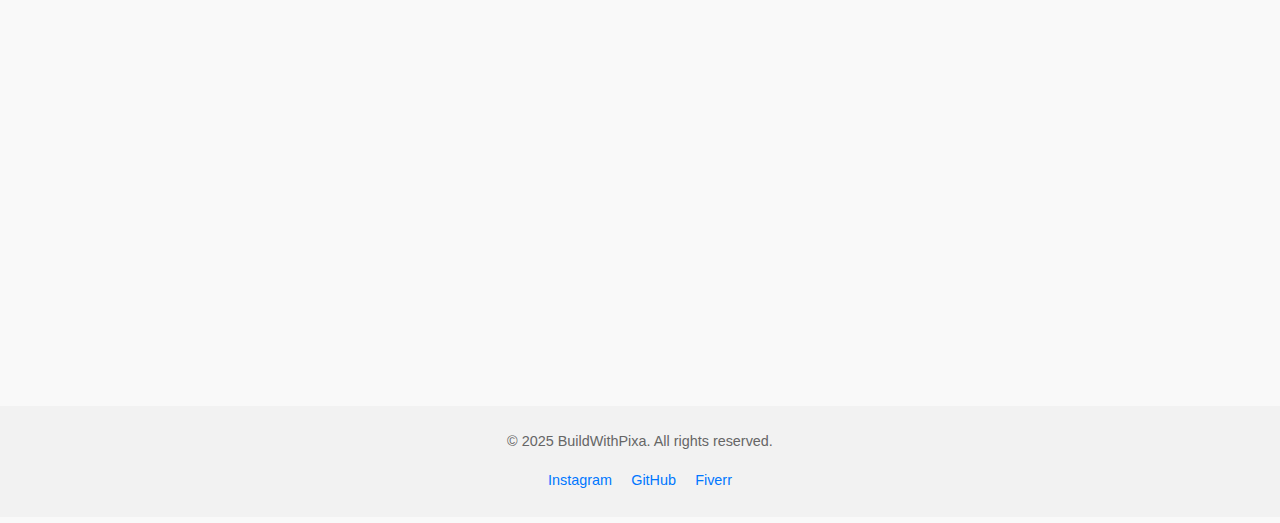
<file: contact.html>
<!DOCTYPE html>
<html lang="en">
<head>
  <meta charset="UTF-8" />
  <meta name="viewport" content="width=device-width, initial-scale=1.0" />
  <title>Contact | BuildWithPixa</title>
  <link rel="stylesheet" href="style.css" />
  <link href="https://unpkg.com/aos@2.3.4/dist/aos.css" rel="stylesheet" />
</head>
<body>

<!-- Header -->
<header>
  <div class="logo">
    <a href="index.html">
      <img src="assets/logo.jpg" alt="BuildWithPixa Logo" class="logo-img" />
    </a>
  </div>
  <nav>
    <ul class="nav-links">
      <li><a href="index.html">Home</a></li>
      <li><a href="about.html">About</a></li>
      <li><a href="services.html">Services</a></li>
      <li><a href="projects.html" class="active">Projects</a></li>
      <li><a href="contact.html">Contact</a></li>
    </ul>
  </nav>
</header>


  <!-- Hero -->
  <section class="hero" data-aos="fade-up">
    <h1>Contact Us</h1>
    <p>Have a question or want to start your next project? Let’s connect.</p>
  </section>

  <!-- Contact Info -->
  <section class="contact-info" data-aos="fade-up">
    <div class="cards">
      <div class="card">
        <h3>📩 Email</h3>
        <p><a href="buildwithpixa@gmail.com">buildwithpixa@gmail.com</a></p>
      </div>
      <div class="card">
        <h3>📍 Location</h3>
        <p>UK Based — working remotely worldwide</p>
      </div>
      <div class="card">
        <h3>⏱ Availability</h3>
        <p>Mon – Fri, 10am to 10pm (GMT+1)</p>
      </div>
    </div>
  </section>

  <!-- Contact Form -->
  <section class="contact-form" data-aos="fade-up">
    <h2>Send a Message</h2>
    <form action="#" method="POST">
      <div class="form-group">
        <label for="name">Your Name</label>
        <input type="text" id="name" name="name" required />
      </div>

      <div class="form-group">
        <label for="email">Your Email</label>
        <input type="email" id="email" name="email" required />
      </div>

      <div class="form-group">
        <label for="message">Your Message</label>
        <textarea id="message" name="message" rows="6" required></textarea>
      </div>

      <button type="submit" class="btn">Send Message</button>
    </form>
  </section>

  <!-- FAQ Section -->
  <section class="faq" data-aos="fade-up">
    <h2>Before You Message</h2>
    <div class="accordion-container">

      <div class="accordion-item">
        <button class="accordion-toggle">Do you offer free consultations?</button>
        <div class="accordion-content">
          <p>Yes, we offer a 100% free 15-minute intro call or email consultation to discuss your project and goals.</p>
        </div>
      </div>

      <div class="accordion-item">
        <button class="accordion-toggle">What should I include in my message?</button>
        <div class="accordion-content">
          <p>Tell us what type of site you need, your budget range (if any), and any specific features or examples you like.</p>
        </div>
      </div>

      <div class="accordion-item">
        <button class="accordion-toggle">How soon can you start?</button>
        <div class="accordion-content">
          <p>We often start within 1–3 days after confirming details. We'll give you an estimated timeline once we chat.</p>
        </div>
      </div>

    </div>
  </section>

  <!-- Social CTA -->
  <section class="contact" data-aos="fade-up">
    <h2>Let’s Connect on Socials</h2>
    <p>DM us if you prefer chatting on your favorite platform:</p>
    <div class="socials">
      <a href="https://instagram.com/buildwithpixa" target="_blank">📷 Instagram</a>
      <a href="#">💼 Fiverr</a>
      <a href="#">🐱 GitHub</a>
    </div>
  </section>

  <!-- Footer -->
  <footer>
    <p>&copy; 2025 BuildWithPixa. All rights reserved.</p>
    <div class="socials">
      <a href="https://instagram.com/buildwithpixa" target="_blank">Instagram</a>
      <a href="#">GitHub</a>
      <a href="#">Fiverr</a>
    </div>
  </footer>

  <!-- Scripts -->
  <script src="https://unpkg.com/aos@2.3.4/dist/aos.js"></script>
  <script>
    AOS.init({ duration: 800, once: true });

    // Accordion toggle
    const toggles = document.querySelectorAll('.accordion-toggle');
    toggles.forEach(toggle => {
      toggle.addEventListener('click', () => {
        toggle.parentElement.classList.toggle('open');
      });
    });
  </script>

</body>
</html>
</file>
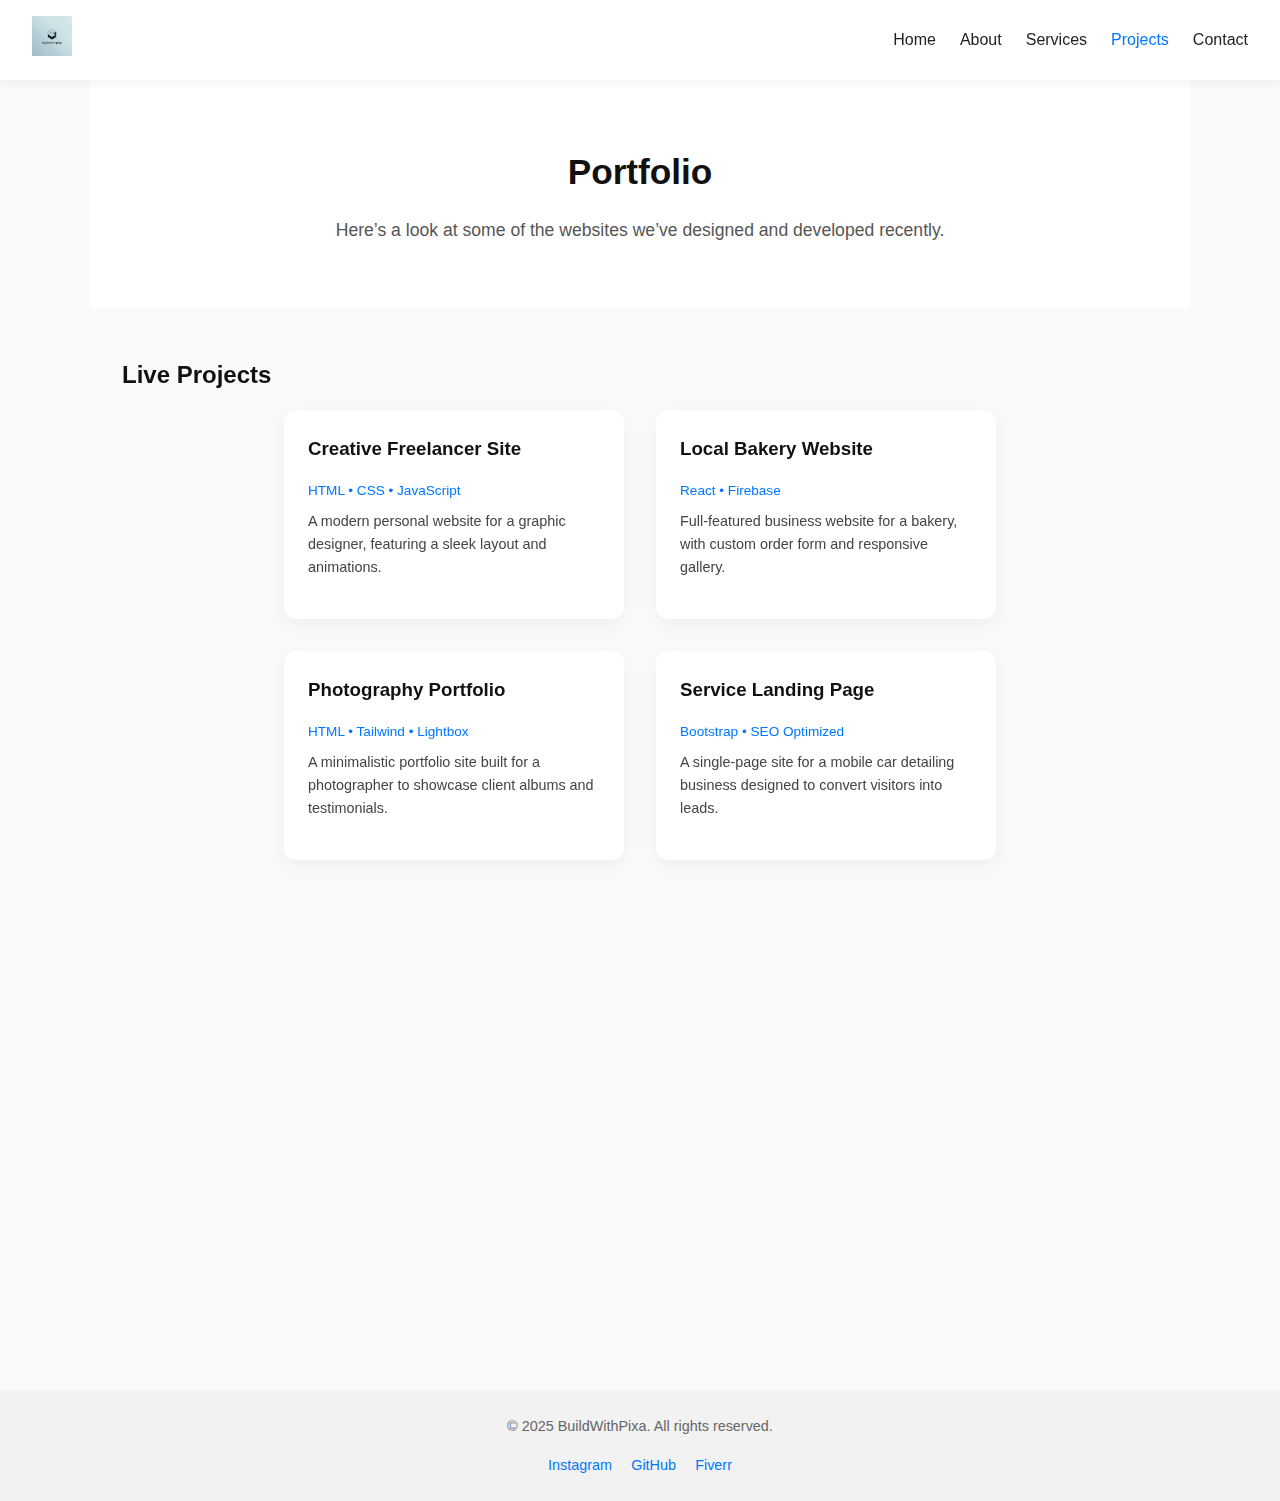
<file: projects.html>
<!DOCTYPE html>
<html lang="en">
<head>
  <meta charset="UTF-8" />
  <meta name="viewport" content="width=device-width, initial-scale=1.0" />
  <title>Projects | BuildWithPixa</title>
  <link rel="stylesheet" href="style.css" />
  <link href="https://unpkg.com/aos@2.3.4/dist/aos.css" rel="stylesheet" />
</head>
<body>

<!-- Header -->
<header>
  <div class="logo">
    <a href="index.html">
      <img src="assets/logo.jpg" alt="BuildWithPixa Logo" class="logo-img" />
    </a>
  </div>
  <nav>
    <ul class="nav-links">
      <li><a href="index.html">Home</a></li>
      <li><a href="about.html">About</a></li>
      <li><a href="services.html">Services</a></li>
      <li><a href="projects.html" class="active">Projects</a></li>
      <li><a href="contact.html">Contact</a></li>
    </ul>
  </nav>
</header>


  <!-- Hero -->
  <section class="hero" data-aos="fade-up">
    <h1>Portfolio</h1>
    <p>Here’s a look at some of the websites we’ve designed and developed recently.</p>
  </section>

  <!-- Project Grid -->
  <section class="services" data-aos="fade-up">
    <h2>Live Projects</h2>
    <div class="portfolio-grid">

      <a href="https://example1.com" target="_blank" class="project" data-aos="zoom-in">
        <h3>Creative Freelancer Site</h3>
        <span>HTML • CSS • JavaScript</span>
        <p>A modern personal website for a graphic designer, featuring a sleek layout and animations.</p>
      </a>

      <a href="https://example2.com" target="_blank" class="project" data-aos="zoom-in" data-aos-delay="50">
        <h3>Local Bakery Website</h3>
        <span>React • Firebase</span>
        <p>Full-featured business website for a bakery, with custom order form and responsive gallery.</p>
      </a>

      <a href="https://example3.com" target="_blank" class="project" data-aos="zoom-in" data-aos-delay="100">
        <h3>Photography Portfolio</h3>
        <span>HTML • Tailwind • Lightbox</span>
        <p>A minimalistic portfolio site built for a photographer to showcase client albums and testimonials.</p>
      </a>

      <a href="https://example4.com" target="_blank" class="project" data-aos="zoom-in" data-aos-delay="150">
        <h3>Service Landing Page</h3>
        <span>Bootstrap • SEO Optimized</span>
        <p>A single-page site for a mobile car detailing business designed to convert visitors into leads.</p>
      </a>

      <a href="https://example5.com" target="_blank" class="project" data-aos="zoom-in" data-aos-delay="200">
        <h3>eCommerce Starter Store</h3>
        <span>Shopify</span>
        <p>Online storefront with custom product pages, shopping cart, and clean product grid layout.</p>
      </a>

      <a href="https://example6.com" target="_blank" class="project" data-aos="zoom-in" data-aos-delay="250">
        <h3>Booking Website</h3>
        <span>Next.js • Calendly • Formspree</span>
        <p>Site with booking integrations for a consultant, including email automation and calendar sync.</p>
      </a>

    </div>
  </section>

  <!-- CTA -->
  <section class="contact" data-aos="fade-up">
    <h2>Want Your Site Featured Here?</h2>
    <p>If you’d like a custom website like the ones above, let’s make it happen.</p>
    <a href="contact.html" class="btn">Get a Quote</a>
  </section>

  <!-- Footer -->
  <footer>
    <p>&copy; 2025 BuildWithPixa. All rights reserved.</p>
    <div class="socials">
      <a href="https://instagram.com/buildwithpixa" target="_blank">Instagram</a>
      <a href="#">GitHub</a>
      <a href="#">Fiverr</a>
    </div>
  </footer>

  <!-- Scripts -->
  <script src="https://unpkg.com/aos@2.3.4/dist/aos.js"></script>
  <script>
    AOS.init({ duration: 800, once: true });
  </script>

</body>
</html>
</file>
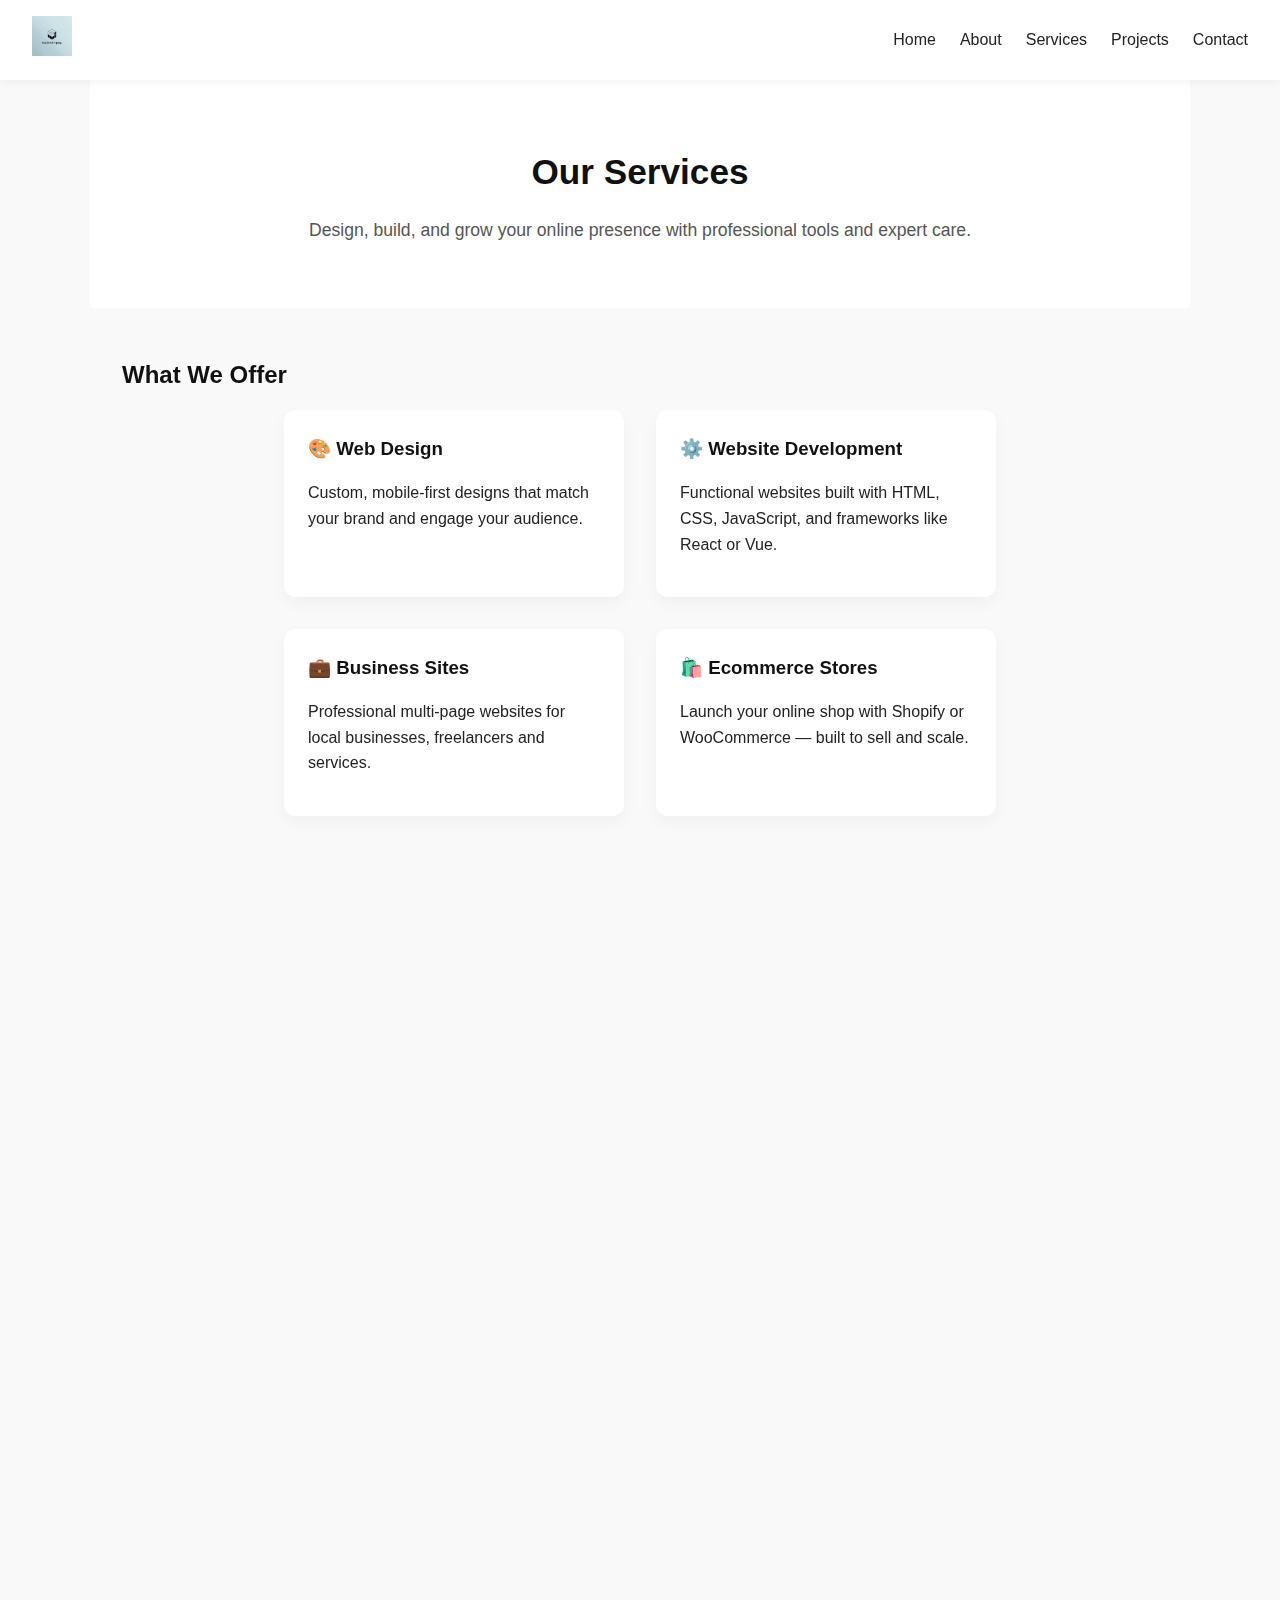
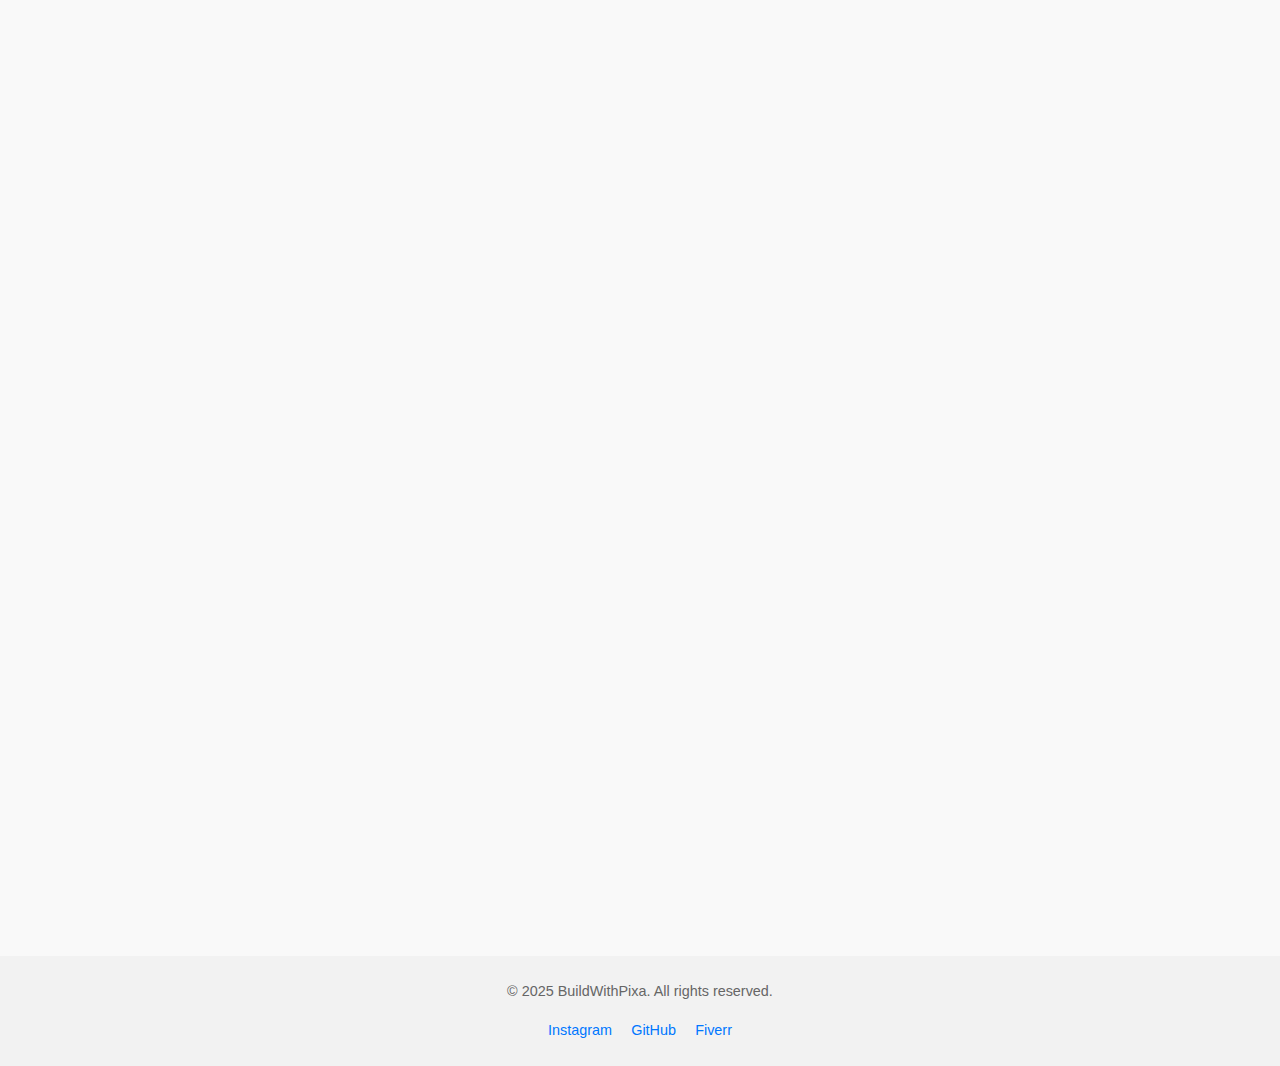
<file: services.html>
<!DOCTYPE html>
<html lang="en">
<head>
  <meta charset="UTF-8" />
  <meta name="viewport" content="width=device-width, initial-scale=1.0" />
  <title>Services | BuildWithPixa</title>
  <link rel="stylesheet" href="style.css" />
  <link href="https://unpkg.com/aos@2.3.4/dist/aos.css" rel="stylesheet" />
</head>
<body>

<!-- Header -->
<header>
  <div class="logo">
    <a href="index.html">
      <img src="logo.jpg" alt="BuildWithPixa Logo" class="logo-img" />
    </a>
  </div>

  <div class="hamburger" onclick="toggleMenu()">
    <span></span>
    <span></span>
    <span></span>
  </div>

  <nav>
    <ul class="nav-links">
      <li><a href="index.html">Home</a></li>
      <li><a href="about.html">About</a></li>
      <li><a href="services.html">Services</a></li>
      <li><a href="projects.html">Projects</a></li>
      <li><a href="contact.html">Contact</a></li>
    </ul>
  </nav>
</header>



  <!-- Hero -->
  <section class="hero" data-aos="fade-up">
    <h1>Our Services</h1>
    <p>Design, build, and grow your online presence with professional tools and expert care.</p>
  </section>

  <!-- Services Section -->
  <section class="services">
    <h2 data-aos="fade-up">What We Offer</h2>

    <div class="cards">

      <div class="card" data-aos="fade-up">
        <h3>🎨 Web Design</h3>
        <p>Custom, mobile-first designs that match your brand and engage your audience.</p>
      </div>

      <div class="card" data-aos="fade-up" data-aos-delay="50">
        <h3>⚙️ Website Development</h3>
        <p>Functional websites built with HTML, CSS, JavaScript, and frameworks like React or Vue.</p>
      </div>

      <div class="card" data-aos="fade-up" data-aos-delay="100">
        <h3>💼 Business Sites</h3>
        <p>Professional multi-page websites for local businesses, freelancers and services.</p>
      </div>

      <div class="card" data-aos="fade-up" data-aos-delay="150">
        <h3>🛍️ Ecommerce Stores</h3>
        <p>Launch your online shop with Shopify or WooCommerce — built to sell and scale.</p>
      </div>

      <div class="card" data-aos="fade-up" data-aos-delay="200">
        <h3>🚀 SEO & Performance</h3>
        <p>Get ranked and stay fast. Optimized site speed, metadata, accessibility and more.</p>
      </div>

      <div class="card" data-aos="fade-up" data-aos-delay="250">
        <h3>🔧 Ongoing Support</h3>
        <p>Keep your site fresh and secure with monthly maintenance, backups, and updates.</p>
      </div>

      <div class="card" data-aos="fade-up" data-aos-delay="300">
        <h3>📱 Social Integration</h3>
        <p>Integrate Instagram feeds, contact forms, Calendly, chat widgets and more.</p>
      </div>

      <div class="card" data-aos="fade-up" data-aos-delay="350">
        <h3>📝 Content Help</h3>
        <p>We assist with text, copy, and layout to communicate your message clearly.</p>
      </div>

    </div>
  </section>

  <!-- Pricing Section -->
  <section class="services" data-aos="fade-up">
    <h2>Popular Packages</h2>
    <div class="cards">

      <div class="card" data-aos="zoom-in">
        <h3>Starter</h3>
        <p>1-page site with contact form</p>
        <p><strong>£15</strong></p>
        <ul>
          <li>Responsive layout</li>
          <li>Basic design</li>
          <li>1 revision</li>
        </ul>
      </div>

      <div class="card" data-aos="zoom-in" data-aos-delay="100">
        <h3>Standard</h3>
        <p>5-page business site</p>
        <p><strong>£30</strong></p>
        <ul>
          <li>Full responsive design</li>
          <li>SEO ready</li>
          <li>2 revisions</li>
        </ul>
      </div>

      <div class="card" data-aos="zoom-in" data-aos-delay="200">
        <h3>Pro Package</h3>
        <p>Custom-built site + ecommerce</p>
        <p><strong>£50+</strong></p>
        <ul>
          <li>Includes shop setup</li>
          <li>Speed optimized</li>
          <li>Custom features</li>
        </ul>
      </div>

    </div>
  </section>

  <!-- FAQ Section -->
  <section class="faq" data-aos="fade-up">
    <h2>Frequently Asked Questions</h2>
    <div class="accordion-container">

      <div class="accordion-item">
        <button class="accordion-toggle">How long does a website take?</button>
        <div class="accordion-content">
          <p>Simple sites take 2–5 days. Larger or ecommerce projects may take 1–2 weeks depending on content and revisions.</p>
        </div>
      </div>

      <div class="accordion-item">
        <button class="accordion-toggle">Can I update my site later?</button>
        <div class="accordion-content">
          <p>Yes! We offer ongoing updates, or we can build with CMS tools like WordPress so you can update things yourself.</p>
        </div>
      </div>

      <div class="accordion-item">
        <button class="accordion-toggle">Do you handle hosting or domains?</button>
        <div class="accordion-content">
          <p>We can help you register a domain and connect it to platforms like Netlify, Vercel, or traditional cPanel hosting. (domains names need to purchased separately)</p>
        </div>
      </div>

    </div>
  </section>

  <!-- CTA Section -->
  <section class="contact" data-aos="fade-up">
    <h2>Need Something Unique?</h2>
    <p>We also create booking systems, client dashboards, forms, and more. Message us with your idea!</p>
    <a href="contact.html" class="btn">Request a Custom Quote</a>
  </section>

  <!-- Footer -->
  <footer>
    <p>&copy; 2025 BuildWithPixa. All rights reserved.</p>
    <div class="socials">
      <a href="https://instagram.com/buildwithpixa" target="_blank">Instagram</a>
      <a href="#">GitHub</a>
      <a href="#">Fiverr</a>
    </div>
  </footer>

  <!-- Scripts -->
  <script src="https://unpkg.com/aos@2.3.4/dist/aos.js"></script>
  <script>
    AOS.init({ duration: 800, once: true });

    // FAQ toggle
    const toggles = document.querySelectorAll('.accordion-toggle');
    toggles.forEach(toggle => {
      toggle.addEventListener('click', () => {
        toggle.parentElement.classList.toggle('open');
      });
    });
  </script>

</body>
</html>
</file>
<file: style.css>
/* Global Styles */
* {
  margin: 0;
  padding: 0;
  box-sizing: border-box;
}

html {
  scroll-behavior: smooth;
}

body {
  font-family: "Segoe UI", sans-serif;
  line-height: 1.6;
  color: #222;
  background-color: #f9f9f9;
}

/* Typography */
h1, h2, h3 {
  color: #111;
  margin-bottom: 1rem;
}

p {
  margin-bottom: 1rem;
}

a {
  color: #0077ff;
  text-decoration: none;
}

a:hover {
  text-decoration: underline;
}

/* Header */
header {
  display: flex;
  align-items: center;
  justify-content: space-between;
  padding: 1rem 2rem;
  background: #fff;
  box-shadow: 0 2px 10px rgba(0, 0, 0, 0.05);
  position: sticky;
  top: 0;
  z-index: 100;
}

.logo img,
.logo-img {
  height: 40px;
  width: auto;
}

.nav-links {
  list-style: none;
  display: flex;
  gap: 1.5rem;
}

.nav-links a {
  font-weight: 500;
  color: #222;
}

.nav-links a.active {
  color: #0077ff;
}

/* Hero Sections */
.hero {
  padding: 4rem 2rem;
  text-align: center;
  background-color: #ffffff;
}

.hero h1 {
  font-size: 2.2rem;
}

.hero p {
  font-size: 1.1rem;
  color: #555;
  max-width: 700px;
  margin: 0.5rem auto 0;
}

/* Section Styling */
section {
  padding: 3rem 2rem;
  max-width: 1100px;
  margin: auto;
}

/* Cards & Grids */
.cards,
.portfolio-grid {
  display: flex;
  flex-wrap: wrap;
  gap: 2rem;
  justify-content: center;
}

.card,
.project {
  background: #fff;
  border-radius: 12px;
  box-shadow: 0 6px 16px rgba(0, 0, 0, 0.04);
  padding: 1.5rem;
  max-width: 340px;
  width: 100%;
  text-align: left;
  transition: transform 0.3s ease, box-shadow 0.3s ease;
}

.card:hover,
.project:hover {
  transform: translateY(-5px);
  box-shadow: 0 10px 24px rgba(0, 0, 0, 0.08);
}

.project span {
  display: block;
  font-size: 0.85rem;
  color: #0077ff;
  margin-bottom: 0.5rem;
}

.project p {
  font-size: 0.9rem;
  color: #444;
}

/* Buttons */
.btn {
  display: inline-block;
  background: #0077ff;
  color: #fff;
  padding: 0.75rem 1.5rem;
  border-radius: 6px;
  font-weight: 600;
  text-decoration: none;
  transition: background 0.3s ease;
}

.btn:hover {
  background: #005fcc;
}

/* Form Styling */
form {
  background: #fff;
  padding: 2rem;
  border-radius: 12px;
  box-shadow: 0 6px 20px rgba(0, 0, 0, 0.04);
  max-width: 600px;
  margin: 2rem auto;
}

.form-group {
  margin-bottom: 1.5rem;
}

form label {
  display: block;
  margin-bottom: 0.5rem;
  font-weight: 600;
}

form input,
form textarea {
  width: 100%;
  padding: 0.75rem;
  border: 1px solid #ccc;
  border-radius: 6px;
  font-size: 1rem;
}

/* Accordion */
.accordion-container {
  max-width: 800px;
  margin: auto;
}

.accordion-item {
  background: #f9f9f9;
  margin-bottom: 1rem;
  border-radius: 8px;
  overflow: hidden;
  box-shadow: 0 2px 8px rgba(0,0,0,0.03);
}

.accordion-toggle {
  background: none;
  border: none;
  padding: 1rem 1.5rem;
  width: 100%;
  text-align: left;
  font-weight: bold;
  font-size: 1rem;
  cursor: pointer;
}

.accordion-content {
  max-height: 0;
  overflow: hidden;
  transition: all 0.4s ease;
  padding: 0 1.5rem;
}

.accordion-item.open .accordion-content {
  max-height: 300px;
  padding: 1rem 1.5rem;
}

/* Footer */
footer {
  background: #f2f2f2;
  padding: 1.5rem 2rem;
  text-align: center;
  font-size: 0.9rem;
  color: #666;
}

footer .socials {
  margin-top: 0.5rem;
  display: flex;
  justify-content: center;
  gap: 1.2rem;
}

footer .socials a {
  color: #0077ff;
  font-weight: 500;
}

/* Responsive Layout */
@media (max-width: 768px) {
  header {
    flex-direction: column;
    align-items: flex-start;
    gap: 1rem;
  }

  .nav-links {
    flex-direction: column;
    gap: 0.75rem;
    width: 100%;
    margin-top: 0.5rem;
  }

  .hero h1 {
    font-size: 1.8rem;
  }

  .cards,
  .portfolio-grid {
    flex-direction: column;
    align-items: center;
  }

  form {
    padding: 1.5rem;
  }

  section {
    padding: 2rem 1.5rem;
  }
}



.hamburger {
  display: none;
  flex-direction: column;
  cursor: pointer;
  gap: 4px;
}

.hamburger span {
  height: 3px;
  width: 25px;
  background: #333;
  border-radius: 2px;
}

/* Mobile Styles */
@media (max-width: 768px) {
  .hamburger {
    display: flex;
  }

  .nav-links {
    flex-direction: column;
    gap: 1rem;
    position: absolute;
    top: 70px;
    left: 0;
    background: #fff;
    width: 100%;
    padding: 1rem 2rem;
    display: none;
  }

  .nav-links.open {
    display: flex;
  }
}
</file>
